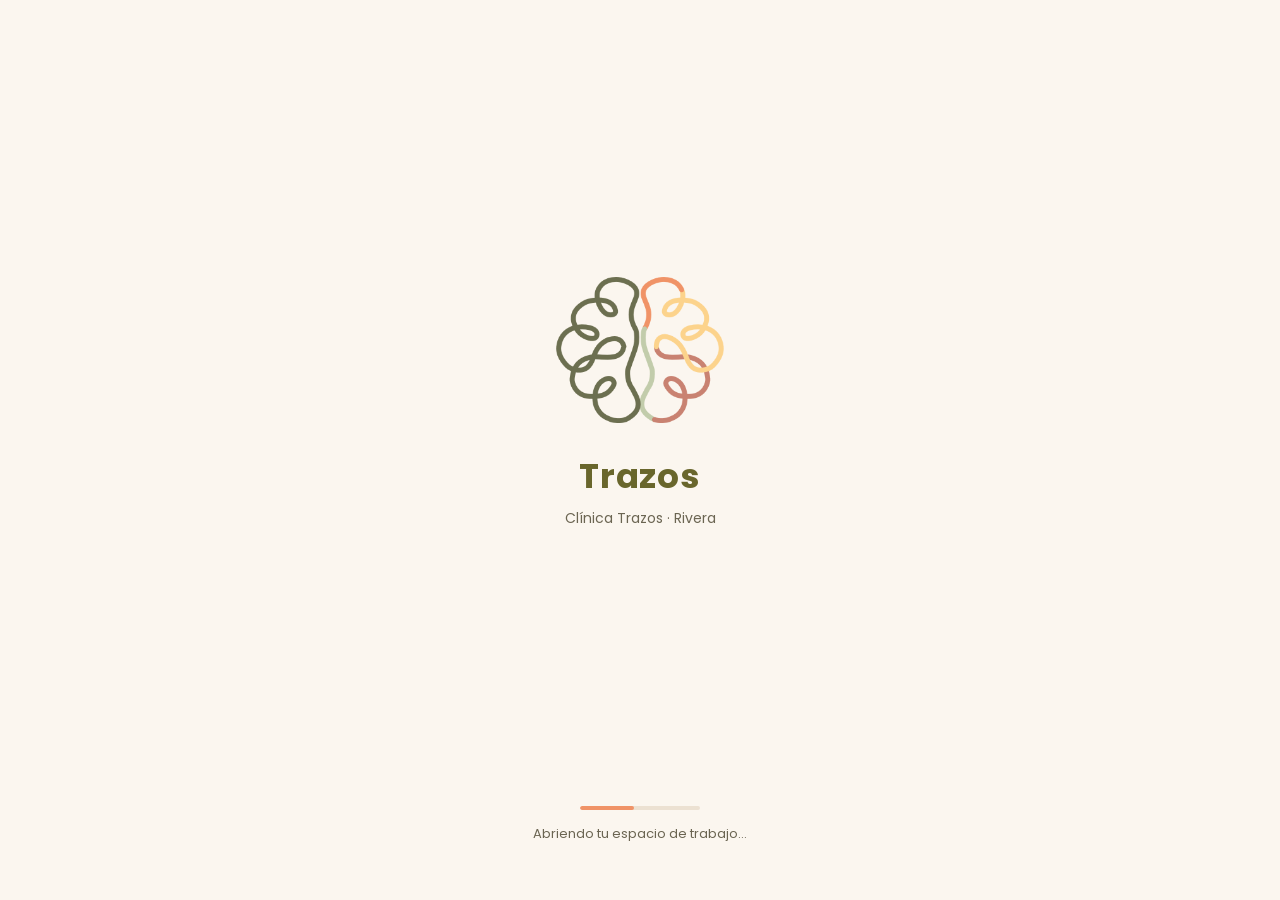
<file: index.html>
<!doctype html>
<html lang="es">
<head>
<meta charset="utf-8">
<meta name="viewport" content="width=device-width, initial-scale=1, viewport-fit=cover">
<!-- Solo carga archivos propios y el panel de script.google.com. Nada de terceros. Firebase (avisos al celular)
     está alojado acá en firebase/ y solo se conecta a los dos servicios de registro de Google. -->
<meta http-equiv="Content-Security-Policy" content="default-src 'self'; script-src 'self'; style-src 'self'; img-src 'self'; font-src 'self'; connect-src 'self' https://firebaseinstallations.googleapis.com https://fcmregistrations.googleapis.com; frame-src https://script.google.com; manifest-src 'self'; worker-src 'self'; object-src 'none'; base-uri 'none'; form-action 'none'">
<meta name="referrer" content="strict-origin">
<title>Trazos</title>
<meta name="description" content="Espacio de trabajo de Clínica Trazos">
<meta name="theme-color" content="#FBF6EF">
<meta name="mobile-web-app-capable" content="yes">
<meta name="apple-mobile-web-app-capable" content="yes">
<meta name="apple-mobile-web-app-title" content="Trazos">
<meta name="apple-mobile-web-app-status-bar-style" content="default">
<link rel="manifest" href="manifest.webmanifest">
<link rel="icon" type="image/png" sizes="32x32" href="iconos/favicon-32.png">
<link rel="apple-touch-icon" href="iconos/apple-touch-icon.png">
<link rel="stylesheet" href="app.css">
</head>
<body>
<main class="pantalla" id="bienvenida" aria-busy="true">
  <div class="centro">
    <img class="logo" src="iconos/cerebro.png" alt="Logo de Clínica Trazos" width="168" height="147">
    <div class="marca">
      <span class="nombre">Trazos</span>
      <span class="sub">Clínica Trazos · Rivera</span>
    </div>
  </div>
  <div class="pie" role="status" aria-live="polite">
    <div class="barra" aria-hidden="true"><div></div></div>
    <span id="bienvenida-texto">Abriendo tu espacio de trabajo…</span>
  </div>
</main>

<main class="pantalla" id="sin-conexion" hidden>
  <div class="centro">
    <img class="logo chico" src="iconos/cerebro.png" alt="" width="112" height="98">
    <div class="marca">
      <span class="nombre chico">Sin conexión</span>
      <span class="sub">Trazos necesita internet para mostrar la agenda y las fichas. Revisá el wifi o los datos del celular.</span>
    </div>
    <button type="button" class="boton" id="reintentar">Reintentar</button>
  </div>
</main>

<iframe id="app" title="Trazos" allow="clipboard-write" referrerpolicy="strict-origin"></iframe>

<!-- Avisos al celular (2026-11-25): el permiso se pide acá, en la cáscara, no dentro del panel. -->
<aside class="avisos" id="avisos" hidden role="dialog" aria-labelledby="avisos-titulo">
  <p id="avisos-titulo"><b>¿Querés recibir avisos de tu agenda?</b><span>Recuperaciones, evaluaciones y el recordatorio del día siguiente.</span></p>
  <div class="avisos-botones">
    <button type="button" class="boton chico secundario" id="avisos-no">Ahora no</button>
    <button type="button" class="boton chico" id="avisos-si">Activar avisos</button>
  </div>
</aside>

<script src="firebase/firebase-app-compat.js"></script>
<script src="firebase/firebase-messaging-compat.js"></script>
<script src="app.js"></script>
</body>
</html>
</file>
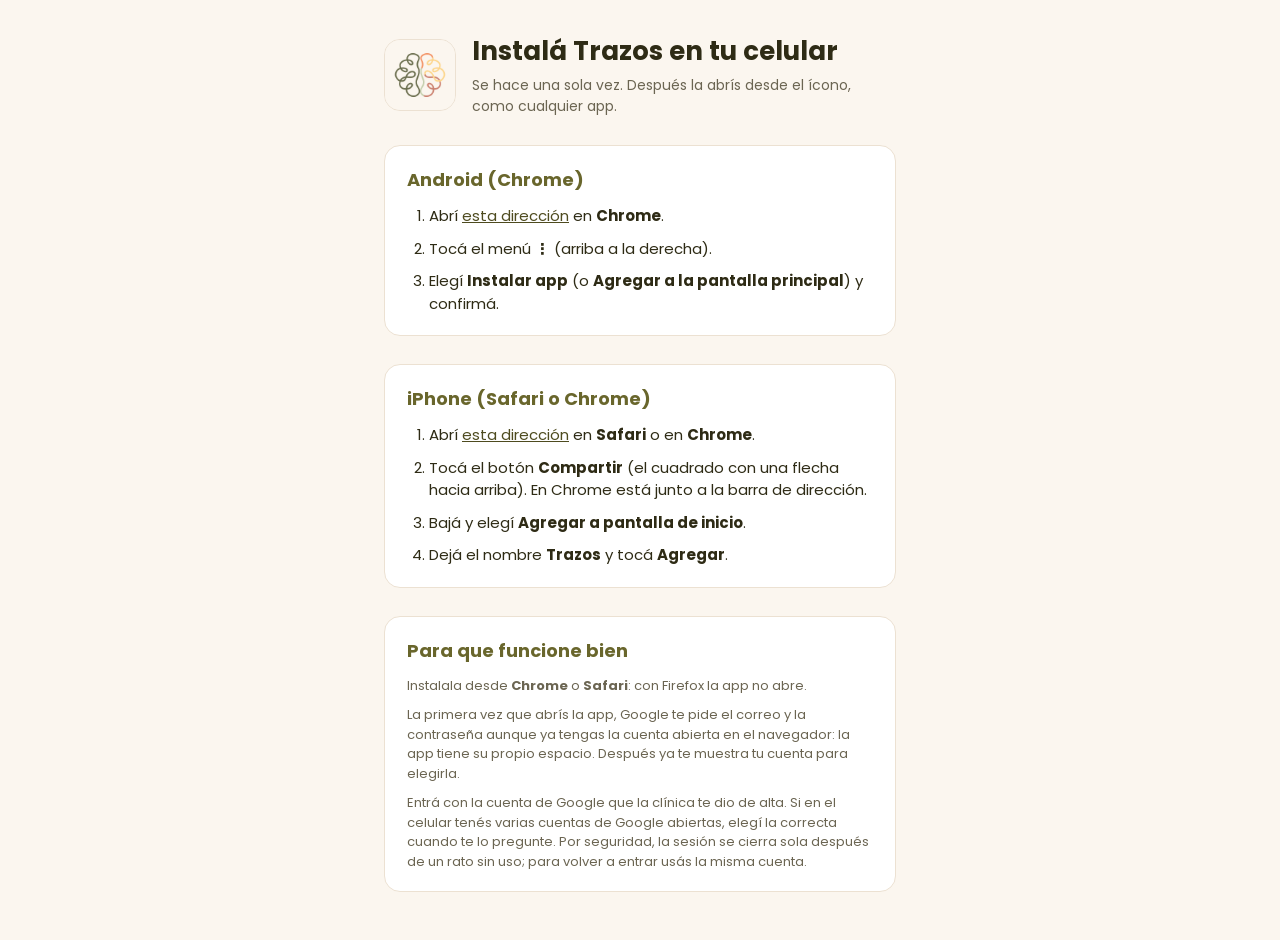
<file: instalar.html>
<!doctype html>
<html lang="es">
<head>
<meta charset="utf-8">
<meta name="viewport" content="width=device-width, initial-scale=1, viewport-fit=cover">
<meta http-equiv="Content-Security-Policy" content="default-src 'self'; script-src 'self'; style-src 'self'; img-src 'self'; font-src 'self'; connect-src 'self'; manifest-src 'self'; worker-src 'self'; object-src 'none'; base-uri 'none'; form-action 'none'">
<meta name="referrer" content="strict-origin">
<title>Instalar Trazos en el celular</title>
<meta name="theme-color" content="#FBF6EF">
<meta name="apple-mobile-web-app-capable" content="yes">
<meta name="apple-mobile-web-app-title" content="Trazos">
<link rel="manifest" href="manifest.webmanifest">
<link rel="icon" type="image/png" sizes="32x32" href="iconos/favicon-32.png">
<link rel="apple-touch-icon" href="iconos/apple-touch-icon.png">
<link rel="stylesheet" href="app.css">
</head>
<body class="instalar">
<main class="hoja">
  <header>
    <img src="iconos/icono-192.png" alt="Ícono de la app Trazos" width="72" height="72">
    <div>
      <h1>Instalá Trazos en tu celular</h1>
      <p>Se hace una sola vez. Después la abrís desde el ícono, como cualquier app.</p>
    </div>
  </header>

  <section id="android">
    <h2>Android (Chrome)</h2>
    <button type="button" class="boton" id="instalar-ya" hidden>Instalar Trazos</button>
    <ol>
      <li>Abrí <a href="./">esta dirección</a> en <b>Chrome</b>.</li>
      <li>Tocá el menú <b>⋮</b> (arriba a la derecha).</li>
      <li>Elegí <b>Instalar app</b> (o <b>Agregar a la pantalla principal</b>) y confirmá.</li>
    </ol>
  </section>

  <section id="iphone">
    <h2>iPhone (Safari o Chrome)</h2>
    <ol>
      <li>Abrí <a href="./">esta dirección</a> en <b>Safari</b> o en <b>Chrome</b>.</li>
      <li>Tocá el botón <b>Compartir</b> (el cuadrado con una flecha hacia arriba). En Chrome está junto a la barra de dirección.</li>
      <li>Bajá y elegí <b>Agregar a pantalla de inicio</b>.</li>
      <li>Dejá el nombre <b>Trazos</b> y tocá <b>Agregar</b>.</li>
    </ol>
  </section>

  <section>
    <h2>Para que funcione bien</h2>
    <p class="nota">Instalala desde <b>Chrome</b> o <b>Safari</b>: con Firefox la app no abre.</p>
    <p class="nota">La primera vez que abrís la app, Google te pide el correo y la contraseña aunque ya tengas la cuenta abierta en el navegador: la app tiene su propio espacio. Después ya te muestra tu cuenta para elegirla.</p>
    <p class="nota">Entrá con la cuenta de Google que la clínica te dio de alta. Si en el celular tenés varias cuentas de Google abiertas, elegí la correcta cuando te lo pregunte. Por seguridad, la sesión se cierra sola después de un rato sin uso; para volver a entrar usás la misma cuenta.</p>
  </section>
</main>
<script src="instalar.js"></script>
</body>
</html>
</file>
<file: app.css>
/* Cascarón de la app Trazos. Colores y tipografía de DESIGN.md (paper, primary, accent, ink). */
@font-face { font-family: "Poppins"; font-weight: 400; font-display: swap; src: url("fuentes/poppins-400.woff2") format("woff2"); }
@font-face { font-family: "Poppins"; font-weight: 600; font-display: swap; src: url("fuentes/poppins-600.woff2") format("woff2"); }
@font-face { font-family: "Poppins"; font-weight: 700; font-display: swap; src: url("fuentes/poppins-700.woff2") format("woff2"); }

:root {
  --paper: #FBF6EF;
  --primary: #69662C;
  --primary-dark: #4E4B1F;
  --accent: #F09367;
  --ink: #2E2B15;
  --ink-soft: #6B6552;
  --border: #ECE1D2;
}

* { box-sizing: border-box; }
html, body { margin: 0; height: 100%; background: var(--paper); color: var(--ink); font-family: "Poppins", system-ui, -apple-system, sans-serif; -webkit-text-size-adjust: 100%; }
body { overflow: hidden; }
[hidden] { display: none !important; }

/* El panel ocupa toda la pantalla, respetando la muesca y la barra de inicio del iPhone. */
#app {
  position: fixed; inset: 0; width: 100%; height: 100%; border: 0; display: block; background: var(--paper);
  padding: env(safe-area-inset-top) env(safe-area-inset-right) 0 env(safe-area-inset-left);
}

.pantalla {
  position: fixed; inset: 0; z-index: 10; background: var(--paper);
  display: flex; flex-direction: column; align-items: center;
  padding: env(safe-area-inset-top) 32px calc(56px + env(safe-area-inset-bottom));
  transition: opacity .35s ease;
}
.pantalla.saliendo { opacity: 0; pointer-events: none; }
.centro { flex: 1 1 auto; display: flex; flex-direction: column; align-items: center; justify-content: center; gap: 28px; text-align: center; max-width: 420px; }
.logo { width: 168px; height: auto; display: block; }
.logo.chico { width: 112px; }
.marca { display: flex; flex-direction: column; align-items: center; gap: 6px; }
.nombre { font-size: 34px; font-weight: 700; letter-spacing: 0.02em; color: var(--primary); }
.nombre.chico { font-size: 24px; }
.sub { font-size: 14px; line-height: 1.5; color: var(--ink-soft); }
.pie { display: flex; flex-direction: column; align-items: center; gap: 14px; font-size: 13px; color: var(--ink-soft); }
.barra { width: 120px; height: 4px; border-radius: 4px; background: var(--border); overflow: hidden; }
.barra > div { width: 45%; height: 100%; border-radius: 4px; background: var(--accent); animation: avance 1.4s ease-in-out infinite; }
@keyframes avance { 0% { transform: translateX(-100%); } 100% { transform: translateX(240%); } }
@media (prefers-reduced-motion: reduce) { .barra > div { animation: none; } .pantalla { transition: none; } }

.boton {
  min-height: 48px; padding: 0 28px; border: 0; border-radius: 12px; touch-action: manipulation;
  background: var(--primary); color: #FBF6EF; font: 600 15px/1 "Poppins", system-ui, sans-serif; cursor: pointer;
}
.boton:hover { background: var(--primary-dark); }
.boton:focus-visible, a:focus-visible { outline: 3px solid var(--accent); outline-offset: 3px; }

/* Página de instalación */
body.instalar { overflow: auto; }
.instalar .hoja { max-width: 560px; margin: 0 auto; padding: calc(32px + env(safe-area-inset-top)) 24px calc(48px + env(safe-area-inset-bottom)); display: flex; flex-direction: column; gap: 28px; }
.instalar header { display: flex; align-items: center; gap: 16px; }
.instalar header img { width: 72px; height: 72px; border-radius: 16px; border: 1px solid var(--border); }
.instalar h1 { margin: 0; font-size: 26px; font-weight: 700; color: var(--ink); }
.instalar header p { margin: 4px 0 0; color: var(--ink-soft); font-size: 14px; }
.instalar section { background: #FFFFFF; border: 1px solid var(--border); border-radius: 16px; padding: 20px 22px; }
.instalar h2 { margin: 0 0 12px; font-size: 18px; font-weight: 700; color: var(--primary); }
.instalar ol { margin: 0; padding-left: 22px; display: flex; flex-direction: column; gap: 10px; line-height: 1.5; font-size: 15px; }
.instalar .nota { margin: 0; font-size: 13px; line-height: 1.5; color: var(--ink-soft); }
.instalar a { color: var(--primary-dark); }
.instalar .nota + .nota { margin-top: 10px; }

/* Avisos al celular (2026-11-25) */
.avisos {
  position: fixed; left: 12px; right: 12px; bottom: calc(12px + env(safe-area-inset-bottom)); z-index: 20;
  max-width: 480px; margin: 0 auto; background: #FFFFFF; border: 1px solid var(--border); border-radius: 16px;
  box-shadow: 0 8px 24px rgba(46, 43, 21, 0.18); padding: 16px; display: grid; gap: 12px;
}
.avisos[hidden] { display: none; }
.avisos p { margin: 0; display: grid; gap: 4px; font-size: 15px; }
.avisos p span { font-size: 13px; color: var(--ink-soft); line-height: 1.4; }
.avisos-botones { display: flex; justify-content: flex-end; gap: 8px; }
.boton.chico { min-height: 44px; padding: 0 16px; font-size: 14px; }
.boton.secundario { background: transparent; color: var(--primary-dark); border: 1px solid var(--border); }
.boton.secundario:hover { background: var(--paper); }
</file>
